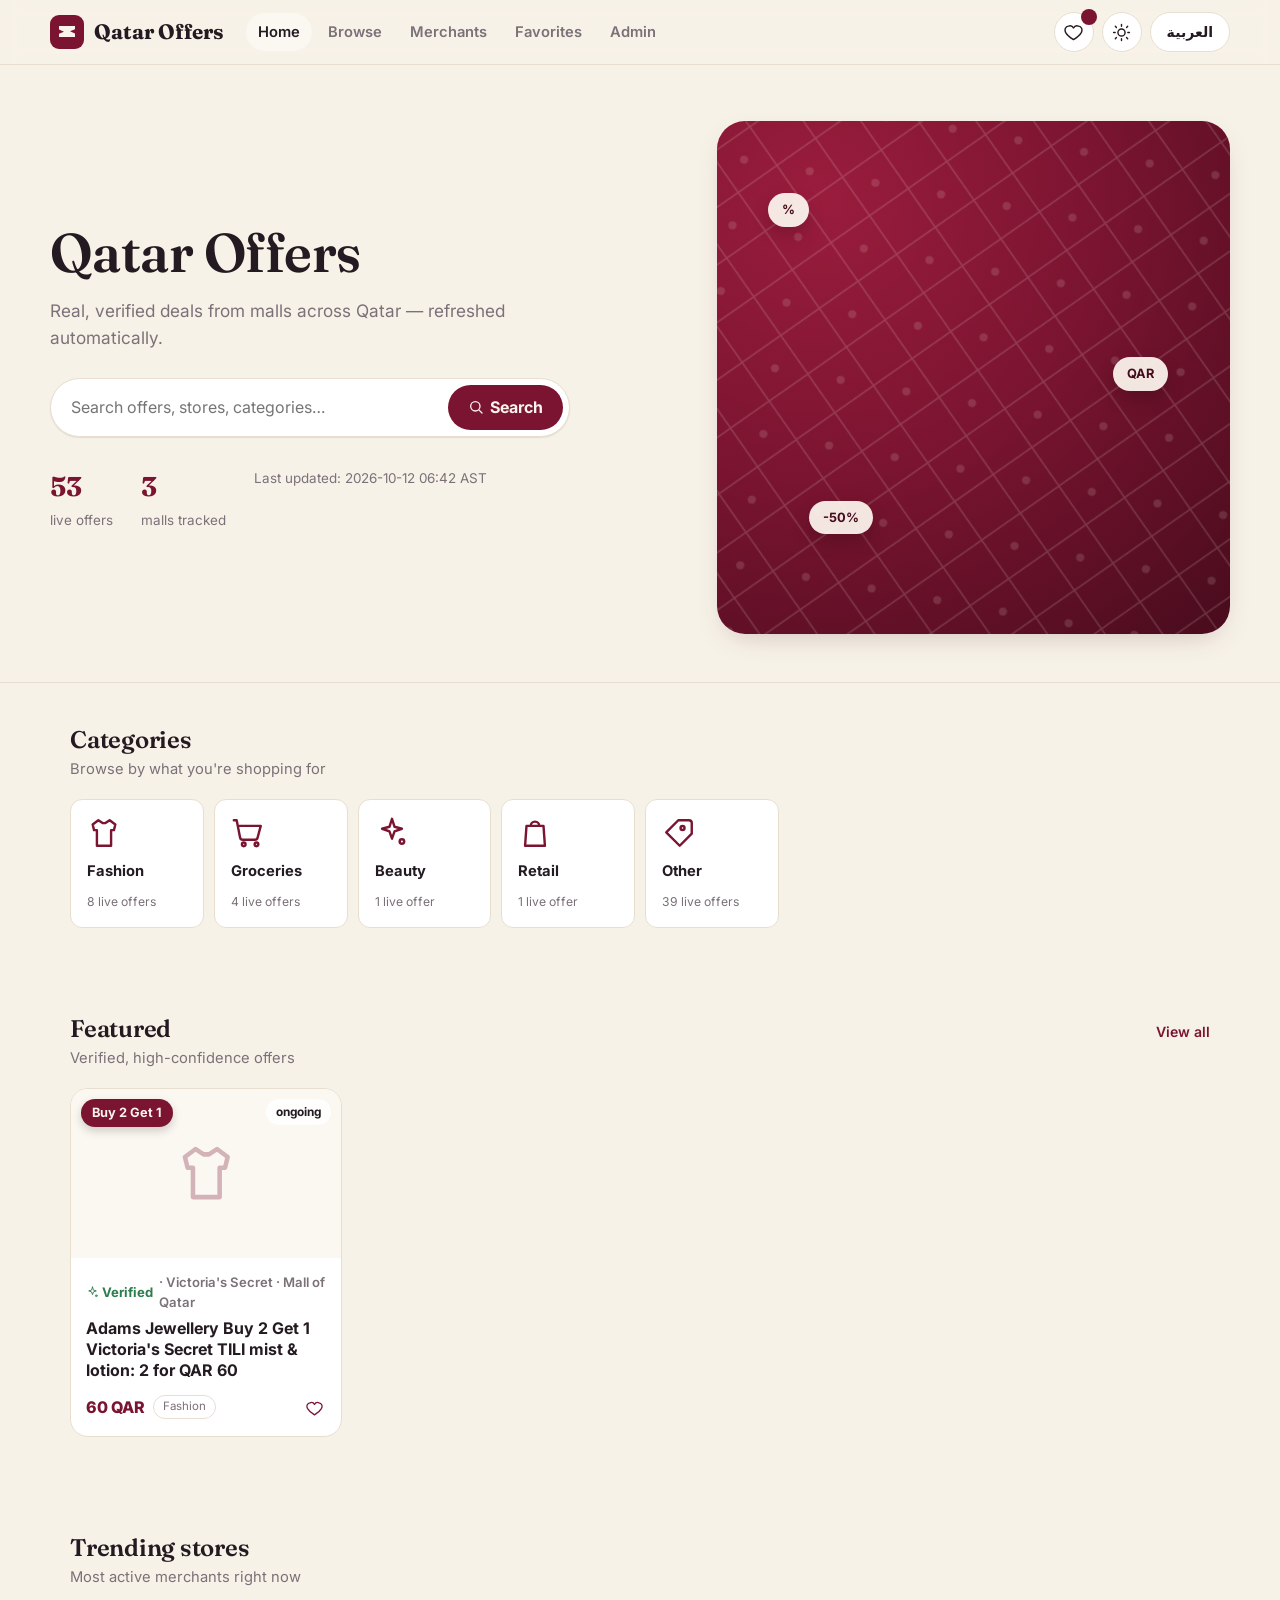
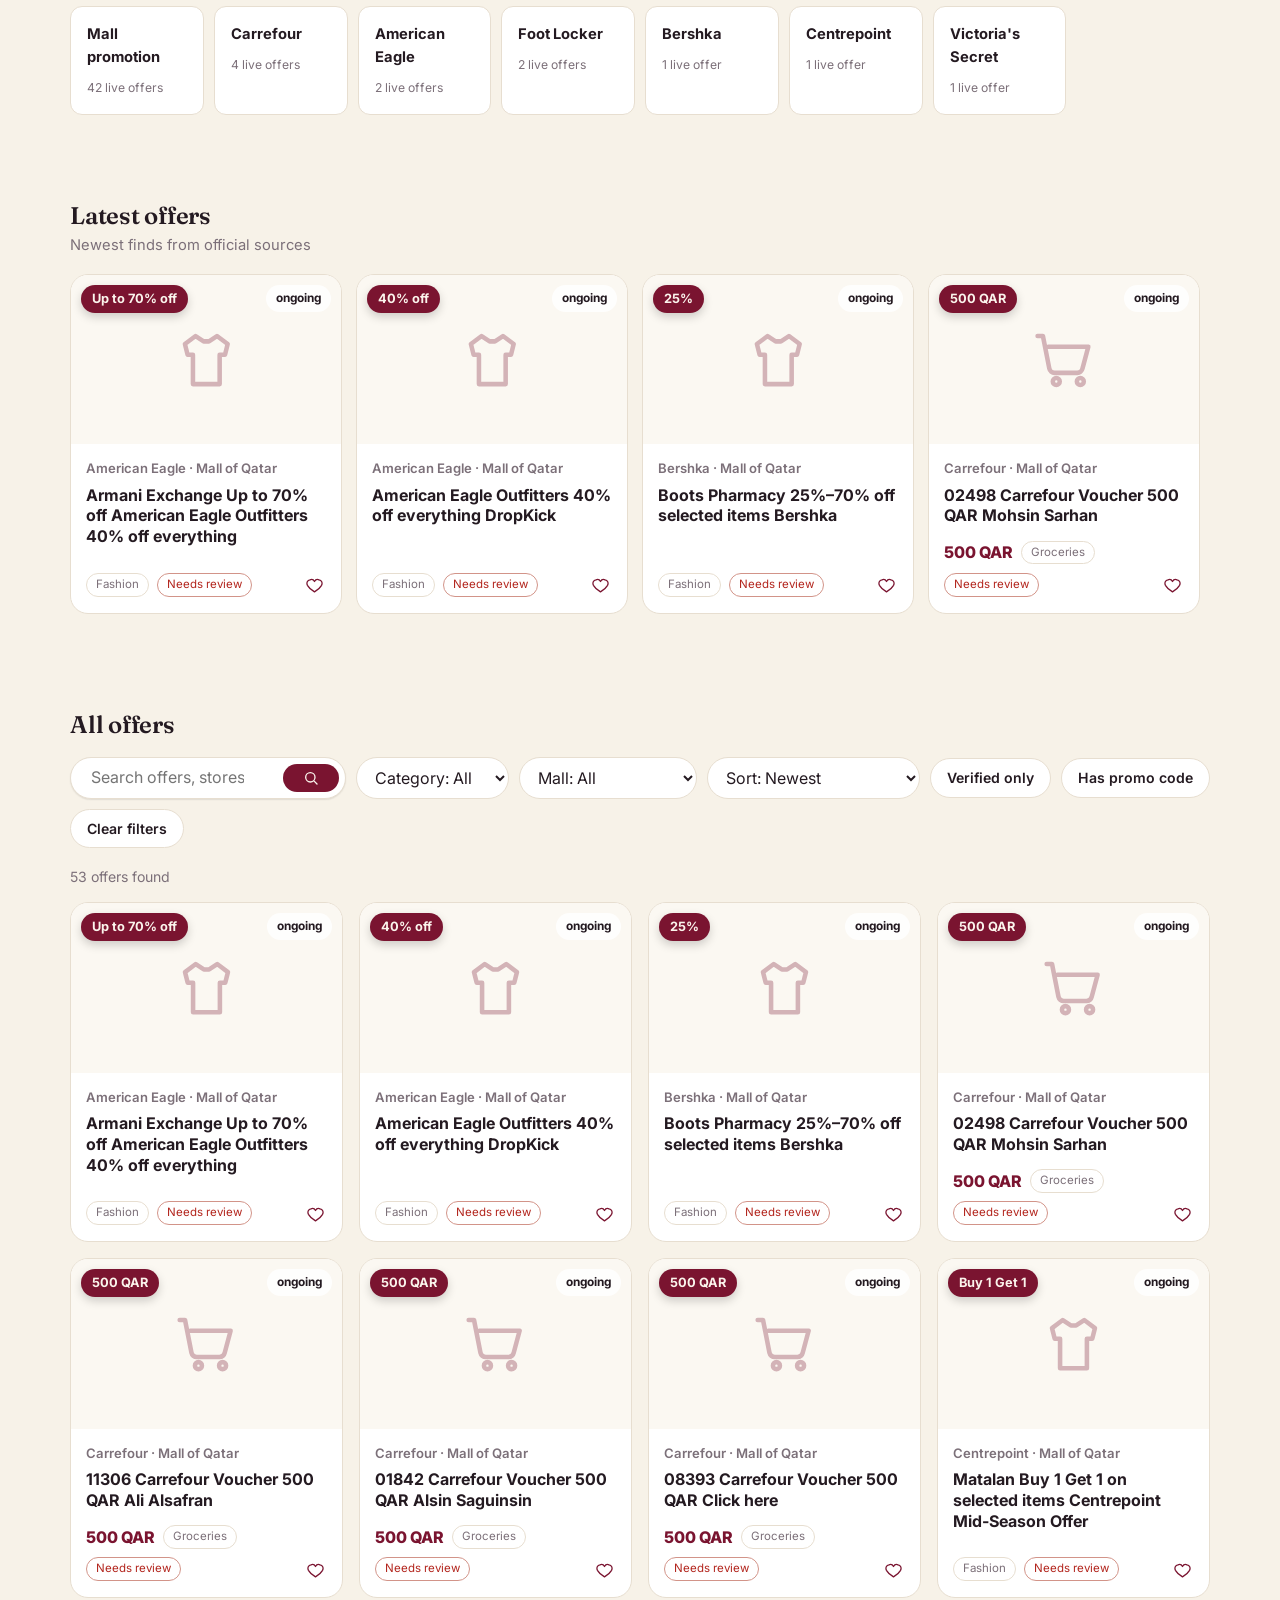
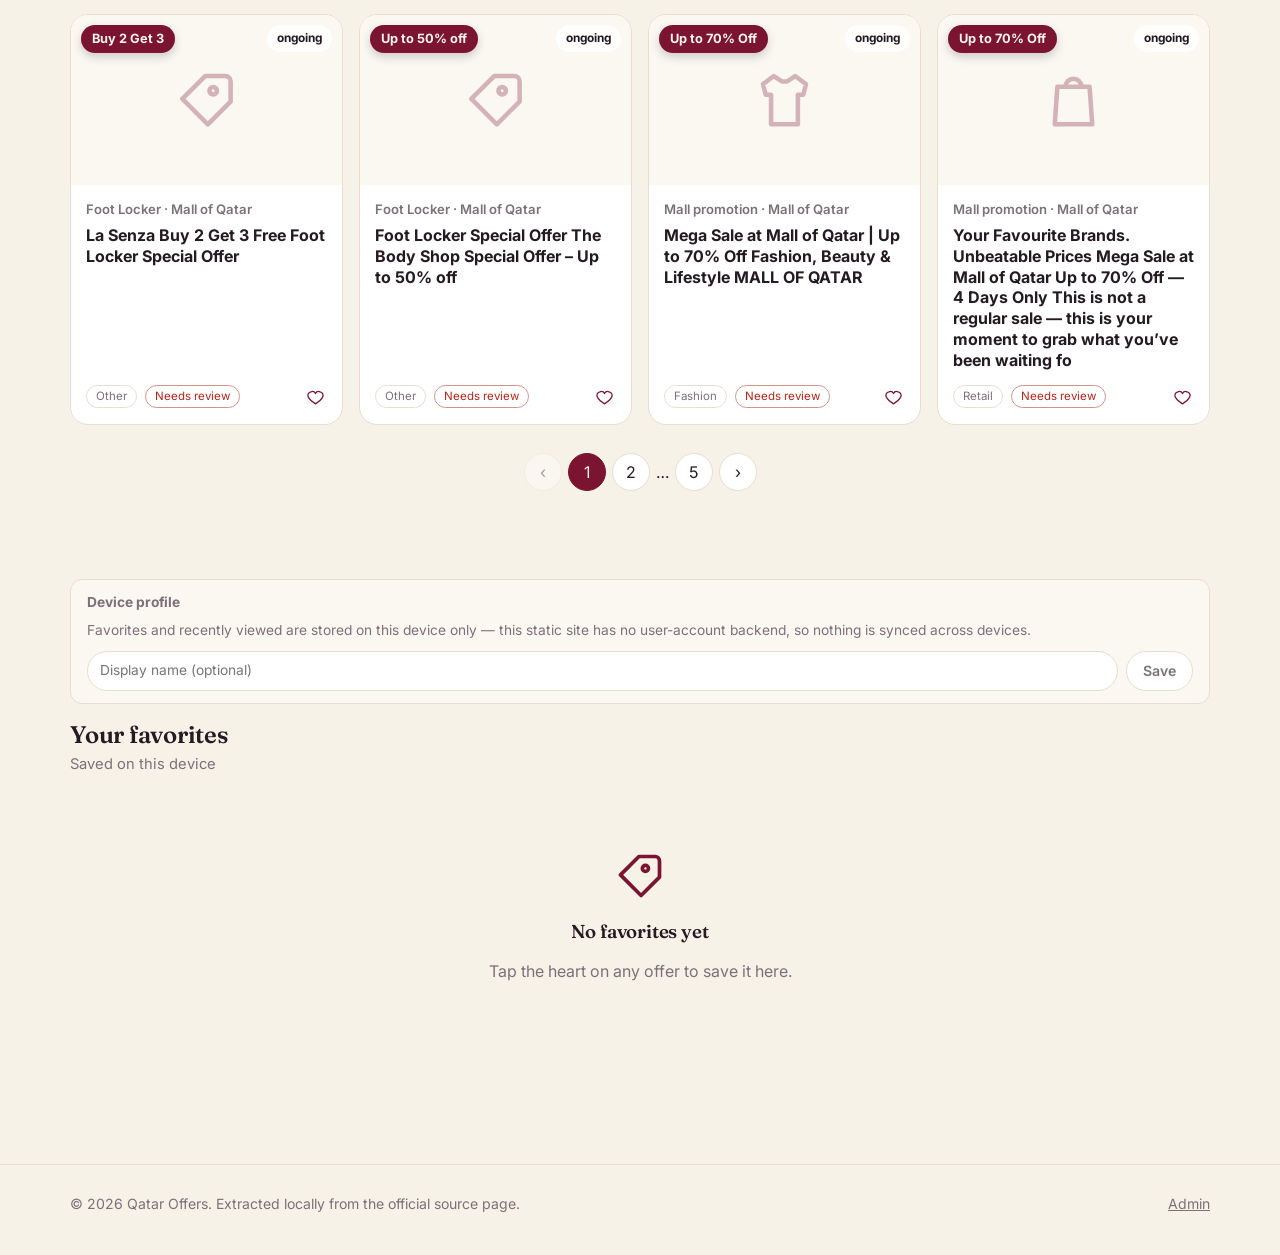
<file: web/index.html>
<!DOCTYPE html>
<html lang="en">
<head>
<meta charset="utf-8">
<meta name="viewport" content="width=device-width, initial-scale=1">
<title>Qatar Offers — Real, verified deals from malls across Qatar</title>
<meta name="description" content="Browse live, verified offers from malls across Qatar. Search, filter by category, and track prices, discounts and expiry dates — refreshed automatically from official sources.">
<meta name="theme-color" content="#7A1430">
<link rel="manifest" href="manifest.webmanifest">
<link rel="icon" href="icon-192.png">
<link rel="apple-touch-icon" href="icon-192.png">
<meta name="apple-mobile-web-app-capable" content="yes">
<link rel="canonical" href="index.html">
<meta property="og:type" content="website">
<meta property="og:site_name" content="Qatar Offers">
<link rel="stylesheet" href="assets/app.css">
</head>
<body>
<div id="header-slot"></div>
<main id="main">

  <section class="hero">
    <div class="wrap hero-inner">
      <div>
        <h1 id="heroTitle"></h1>
        <p class="lede" id="heroLede"></p>
        <form class="search-shell" id="heroSearch" role="search">
          <label class="visually-hidden" for="heroSearchInput" id="searchLabel"></label>
          <input id="heroSearchInput" type="search" name="q" autocomplete="off">
          <button type="submit">
            <svg viewBox="0 0 24 24" fill="none" stroke="currentColor" stroke-width="2" stroke-linecap="round"><circle cx="11" cy="11" r="7"/><path d="m21 21-4.3-4.3"/></svg>
            <span id="searchBtnLabel"></span>
          </button>
        </form>
        <div class="hero-stats" id="heroStats" aria-live="polite"></div>
      </div>
      <div class="hero-art" aria-hidden="true">
        <svg viewBox="0 0 400 400" preserveAspectRatio="xMidYMid slice">
          <defs>
            <pattern id="geo" width="52" height="52" patternUnits="userSpaceOnUse" patternTransform="rotate(10)">
              <path d="M26 0 52 26 26 52 0 26Z" fill="none" stroke="rgba(251,244,236,.16)" stroke-width="1.3"/>
              <circle cx="26" cy="26" r="3.2" fill="rgba(251,244,236,.14)"/>
            </pattern>
          </defs>
          <rect width="400" height="400" fill="url(#geo)"/>
        </svg>
        <span class="chip-float" style="top:14%; inset-inline-start:10%">%</span>
        <span class="chip-float" style="top:46%; inset-inline-end:12%">QAR</span>
        <span class="chip-float" style="top:74%; inset-inline-start:18%">-50%</span>
      </div>
    </div>
  </section>

  <section class="section" id="categories">
    <div class="wrap">
      <div class="section-head">
        <div><h2 id="catHeading"></h2><p id="catSub"></p></div>
      </div>
      <div class="cat-grid" id="catGrid"></div>
    </div>
  </section>

  <section class="section" id="featured-section" hidden>
    <div class="wrap">
      <div class="section-head">
        <div><h2 id="featHeading"></h2><p id="featSub"></p></div>
        <a class="more" href="#browse" id="featMore"></a>
      </div>
      <div class="rail" id="featRail"></div>
    </div>
  </section>

  <section class="section" id="trending-section" hidden>
    <div class="wrap">
      <div class="section-head">
        <div><h2 id="trendHeading"></h2><p id="trendSub"></p></div>
      </div>
      <div class="cat-grid" id="trendGrid"></div>
    </div>
  </section>

  <section class="section" id="latest-section" hidden>
    <div class="wrap">
      <div class="section-head">
        <div><h2 id="latestHeading"></h2><p id="latestSub"></p></div>
      </div>
      <div class="rail" id="latestRail"></div>
    </div>
  </section>

  <section class="section" id="browse">
    <div class="wrap">
      <div class="section-head"><div><h2 id="browseHeading"></h2></div></div>
      <div class="toolbar">
        <form class="search-shell" id="browseSearchForm" role="search">
          <label class="visually-hidden" for="browseSearchInput"></label>
          <input id="browseSearchInput" type="search">
          <button type="submit" aria-label="Search"><svg viewBox="0 0 24 24" fill="none" stroke="currentColor" stroke-width="2" stroke-linecap="round"><circle cx="11" cy="11" r="7"/><path d="m21 21-4.3-4.3"/></svg></button>
        </form>
        <select id="catSelect"></select>
        <select id="mallSelect"></select>
        <select id="sortSelect"></select>
        <button type="button" class="pill-btn" id="verifiedToggle"></button>
        <button type="button" class="pill-btn" id="promoToggle"></button>
        <button type="button" class="pill-btn" id="clearFilters"></button>
      </div>
      <p class="result-count" id="resultCount" aria-live="polite"></p>
      <div id="browseState"></div>
      <div class="grid" id="browseGrid"></div>
      <nav class="pagination" id="browsePagination" aria-label="Pagination"></nav>
    </div>
  </section>

  <section class="section" id="favorites">
    <div class="wrap">
      <div class="note-banner" id="accountBox">
        <strong id="accountTitle"></strong>
        <p id="accountBody" style="margin:6px 0 10px"></p>
        <form id="accountForm" style="display:flex; gap:8px; flex-wrap:wrap">
          <input id="accountName" type="text" style="flex:1; min-width:160px; padding:8px 12px; border:1px solid var(--line); border-radius:99px; background:var(--card)">
          <button type="submit" class="pill-btn" id="accountSave"></button>
        </form>
      </div>
      <div class="section-head"><div><h2 id="favHeading"></h2><p id="favSub"></p></div></div>
      <div id="favContent"></div>
    </div>
  </section>

  <section class="section" id="recent-section" hidden>
    <div class="wrap">
      <div class="section-head"><div><h2 id="recentHeading"></h2></div></div>
      <div class="rail" id="recentRail"></div>
    </div>
  </section>

</main>
<div id="footer-slot"></div>
<script src="assets/app.js"></script>
<script>
(function(){
  const tr = QO.t();
  QO.wireChrome("home");
  QO.setSEO({ title: tr.app + " — " + tr.tagline, description: tr.tagline });

  document.getElementById("heroTitle").textContent = tr.app;
  document.getElementById("heroLede").textContent = tr.tagline;
  document.getElementById("searchLabel").textContent = tr.search_label;
  document.getElementById("heroSearchInput").placeholder = tr.search_ph;
  document.getElementById("searchBtnLabel").textContent = tr.search_btn;
  document.getElementById("catHeading").textContent = tr.categories;
  document.getElementById("catSub").textContent = tr.categories_sub;
  document.getElementById("featHeading").textContent = tr.featured;
  document.getElementById("featSub").textContent = tr.featured_sub;
  document.getElementById("featMore").textContent = tr.view_all;
  document.getElementById("trendHeading").textContent = tr.trending;
  document.getElementById("trendSub").textContent = tr.trending_sub;
  document.getElementById("latestHeading").textContent = tr.latest;
  document.getElementById("latestSub").textContent = tr.latest_sub;
  document.getElementById("browseHeading").textContent = tr.browse_all;
  document.getElementById("browseSearchInput").placeholder = tr.search_ph;
  document.getElementById("favHeading").textContent = tr.favorites_title;
  document.getElementById("favSub").textContent = tr.favorites_sub;
  document.getElementById("recentHeading").textContent = tr.recently_viewed;
  document.getElementById("accountTitle").textContent = tr.account_title;
  document.getElementById("accountBody").textContent = tr.account_body;
  document.getElementById("accountName").placeholder = tr.account_name_ph;
  document.getElementById("accountSave").textContent = tr.account_save;
  document.getElementById("accountName").value = QO.Profile.get().name || "";
  document.getElementById("accountForm").addEventListener("submit", (e) => {
    e.preventDefault();
    QO.Profile.set({ name: document.getElementById("accountName").value.trim() });
    QO.toast(tr.account_save + " ✓");
  });
  document.getElementById("verifiedToggle").textContent = tr.verified_only;
  document.getElementById("promoToggle").textContent = tr.has_promo;
  document.getElementById("clearFilters").textContent = tr.clear_filters;

  const catSelect = document.getElementById("catSelect");
  catSelect.innerHTML = `<option value="">${tr.filter_cat}: ${tr.filter_all}</option>` +
    QO.CAT_ORDER.map(c => `<option value="${c}">${QO.esc(QO.categoryLabel(c))}</option>`).join("");
  const sortSelect = document.getElementById("sortSelect");
  sortSelect.innerHTML = [
    ["new", tr.sort_new], ["expiry", tr.sort_expiry], ["az", tr.sort_az], ["disc", tr.sort_disc]
  ].map(([v,l]) => `<option value="${v}">${tr.sort}: ${QO.esc(l)}</option>`).join("");

  document.getElementById("catGrid").innerHTML = QO.skeletonCards(8);
  document.getElementById("browseState").innerHTML = `<div class="grid">${QO.skeletonCards(6)}</div>`;

  let DATA = null;
  let filters = { q:"", cat:"", mall:"", verifiedOnly:false, hasPromo:false, sort:"new" };
  let page = 1;
  const PER_PAGE = 12;

  function syncFromHash(){
    if (location.hash.startsWith("#q=")) {
      filters.q = decodeURIComponent(location.hash.slice(3));
      document.getElementById("browseSearchInput").value = filters.q;
      document.getElementById("heroSearchInput").value = filters.q;
    }
  }

  function renderCategories(offers){
    const counts = {};
    offers.forEach(o => counts[o.category] = (counts[o.category]||0)+1);
    const cats = QO.CAT_ORDER.filter(c => counts[c]);
    document.getElementById("catGrid").innerHTML = cats.map(c => `
      <a class="cat-tile" href="#browse" data-cat="${c}">
        ${QO.categoryIcon(c, "ic")}
        <b>${QO.esc(QO.categoryLabel(c))}</b>
        <span>${QO.t().live_offers_n(counts[c])}</span>
      </a>`).join("") || QO.emptyState(QO.t().empty_title, QO.t().empty_body);
    document.getElementById("catGrid").querySelectorAll("[data-cat]").forEach(a => a.addEventListener("click", (e) => {
      e.preventDefault(); filters.cat = a.dataset.cat; catSelect.value = filters.cat; page = 1; renderBrowse(); scrollToBrowse();
    }));
  }

  function renderFeatured(offers){
    const featured = offers.filter(o => !o.needs_review && (o.category_confidence==null||o.category_confidence>=0.6)).slice(0, 10);
    const sec = document.getElementById("featured-section");
    if (!featured.length) { sec.hidden = true; return; }
    sec.hidden = false;
    document.getElementById("featRail").innerHTML = featured.map(QO.offerCard).join("");
  }

  function renderTrending(offers){
    const byStore = {};
    offers.forEach(o => { byStore[o.store_name] = (byStore[o.store_name]||0)+1; });
    const top = Object.entries(byStore).sort((a,b)=>b[1]-a[1]).slice(0,8);
    const sec = document.getElementById("trending-section");
    if (!top.length) { sec.hidden = true; return; }
    sec.hidden = false;
    document.getElementById("trendGrid").innerHTML = top.map(([name,n]) => `
      <a class="cat-tile" href="merchant.html?name=${QO.slug(name)}">
        <b>${QO.esc(name)}</b>
        <span>${QO.t().merchant_offers(n)}</span>
      </a>`).join("");
  }

  function renderLatest(offers){
    const latest = offers.slice().sort((a,b)=>(b.first_seen||"").localeCompare(a.first_seen||"")).slice(0,10);
    const sec = document.getElementById("latest-section");
    if (!latest.length) { sec.hidden = true; return; }
    sec.hidden = false;
    document.getElementById("latestRail").innerHTML = latest.map(QO.offerCard).join("");
  }

  function scrollToBrowse(){ document.getElementById("browse").scrollIntoView({behavior:"smooth", block:"start"}); }

  function renderBrowse(){
    if (!DATA) return;
    const filtered = QO.filterOffers(DATA.offers, filters);
    document.getElementById("resultCount").textContent = QO.t().results(filtered.length);
    const state = QO.paginate(filtered, page, PER_PAGE);
    page = state.page;
    const grid = document.getElementById("browseGrid");
    document.getElementById("browseState").innerHTML = "";
    if (!filtered.length) {
      grid.innerHTML = "";
      document.getElementById("browseState").innerHTML = QO.emptyState(QO.t().empty_title, QO.t().empty_body);
    } else {
      grid.innerHTML = state.slice.map(QO.offerCard).join("");
    }
    QO.renderPagination(document.getElementById("browsePagination"), state, (p) => { page = p; renderBrowse(); scrollToBrowse(); });
  }

  function renderFavorites(){
    const favIds = new Set(QO.Favorites.all());
    const body = document.getElementById("favContent");
    if (!DATA) { body.innerHTML = QO.skeletonCards(3); return; }
    const favs = DATA.offers.filter(o => favIds.has(o.id));
    body.innerHTML = favs.length ? `<div class="grid">${favs.map(QO.offerCard).join("")}</div>`
      : QO.emptyState(QO.t().favorites_empty_title, QO.t().favorites_empty_body);
  }

  function renderRecent(){
    if (!DATA) return;
    const ids = QO.Recents.all();
    const byId = {}; DATA.offers.forEach(o => byId[o.id] = o);
    const items = ids.map(id => byId[id]).filter(Boolean).slice(0, 10);
    const sec = document.getElementById("recent-section");
    if (!items.length) { sec.hidden = true; return; }
    sec.hidden = false;
    document.getElementById("recentRail").innerHTML = items.map(QO.offerCard).join("");
  }

  function updateHeroStats(meta, mallsCount){
    const el = document.getElementById("heroStats");
    const tr2 = QO.t();
    el.innerHTML = `
      <div><b>${meta.offers.length}</b><span>${tr2.live_offers}</span></div>
      <div><b>${mallsCount}</b><span>${tr2.malls_tracked}</span></div>
      <div><b>${meta.meta.updated ? "" : "—"}</b><span>${tr2.updated}${meta.meta.updated ? ": " + QO.esc(meta.meta.updated) : ""}</span></div>`;
  }

  async function init(){
    try {
      DATA = await QO.loadData();
    } catch (e) {
      document.getElementById("browseState").innerHTML = QO.errorState('onclick="location.reload()"');
      document.getElementById("catGrid").innerHTML = "";
      return;
    }
    const mallNames = [...new Set(DATA.offers.map(o => o.mall_name).filter(Boolean))].sort();
    document.getElementById("mallSelect").innerHTML = `<option value="">${QO.t().filter_mall}: ${QO.t().filter_all}</option>` +
      mallNames.map(m => `<option value="${QO.esc(m)}">${QO.esc(m)}</option>`).join("");

    updateHeroStats(DATA, DATA.malls.length || mallNames.length);
    renderCategories(DATA.offers);
    renderFeatured(DATA.offers);
    renderTrending(DATA.offers);
    renderLatest(DATA.offers);
    syncFromHash();
    renderBrowse();
    renderFavorites();
    renderRecent();
    document.querySelectorAll(".grid, .rail").forEach(QO.wireFavButtons);
    document.body.addEventListener("click", (e) => {
      if (e.target.closest("[data-fav]")) { renderFavorites(); }
    });
  }

  document.getElementById("heroSearch").addEventListener("submit", (e) => {
    e.preventDefault();
    filters.q = document.getElementById("heroSearchInput").value;
    document.getElementById("browseSearchInput").value = filters.q;
    page = 1; renderBrowse(); scrollToBrowse();
  });
  document.getElementById("browseSearchForm").addEventListener("submit", (e) => {
    e.preventDefault(); filters.q = document.getElementById("browseSearchInput").value; page = 1; renderBrowse();
  });
  document.getElementById("browseSearchInput").addEventListener("input", QO.debounce((e) => {
    filters.q = e.target.value; page = 1; renderBrowse();
  }, 280));
  catSelect.addEventListener("change", () => { filters.cat = catSelect.value; page = 1; renderBrowse(); });
  document.getElementById("mallSelect").addEventListener("change", (e) => { filters.mall = e.target.value; page = 1; renderBrowse(); });
  sortSelect.addEventListener("change", () => { filters.sort = sortSelect.value; page = 1; renderBrowse(); });
  document.getElementById("verifiedToggle").addEventListener("click", (e) => {
    filters.verifiedOnly = !filters.verifiedOnly; e.target.classList.toggle("on", filters.verifiedOnly); page = 1; renderBrowse();
  });
  document.getElementById("promoToggle").addEventListener("click", (e) => {
    filters.hasPromo = !filters.hasPromo; e.target.classList.toggle("on", filters.hasPromo); page = 1; renderBrowse();
  });
  document.getElementById("clearFilters").addEventListener("click", () => {
    filters = { q:"", cat:"", mall:"", verifiedOnly:false, hasPromo:false, sort:"new" };
    document.getElementById("browseSearchInput").value = "";
    document.getElementById("heroSearchInput").value = "";
    catSelect.value = ""; document.getElementById("mallSelect").value = ""; sortSelect.value = "new";
    document.getElementById("verifiedToggle").classList.remove("on");
    document.getElementById("promoToggle").classList.remove("on");
    page = 1; renderBrowse();
  });

  init();
  if ("serviceWorker" in navigator) navigator.serviceWorker.register("sw.js").catch(()=>{});
})();
</script>
</body>
</html>
</file>
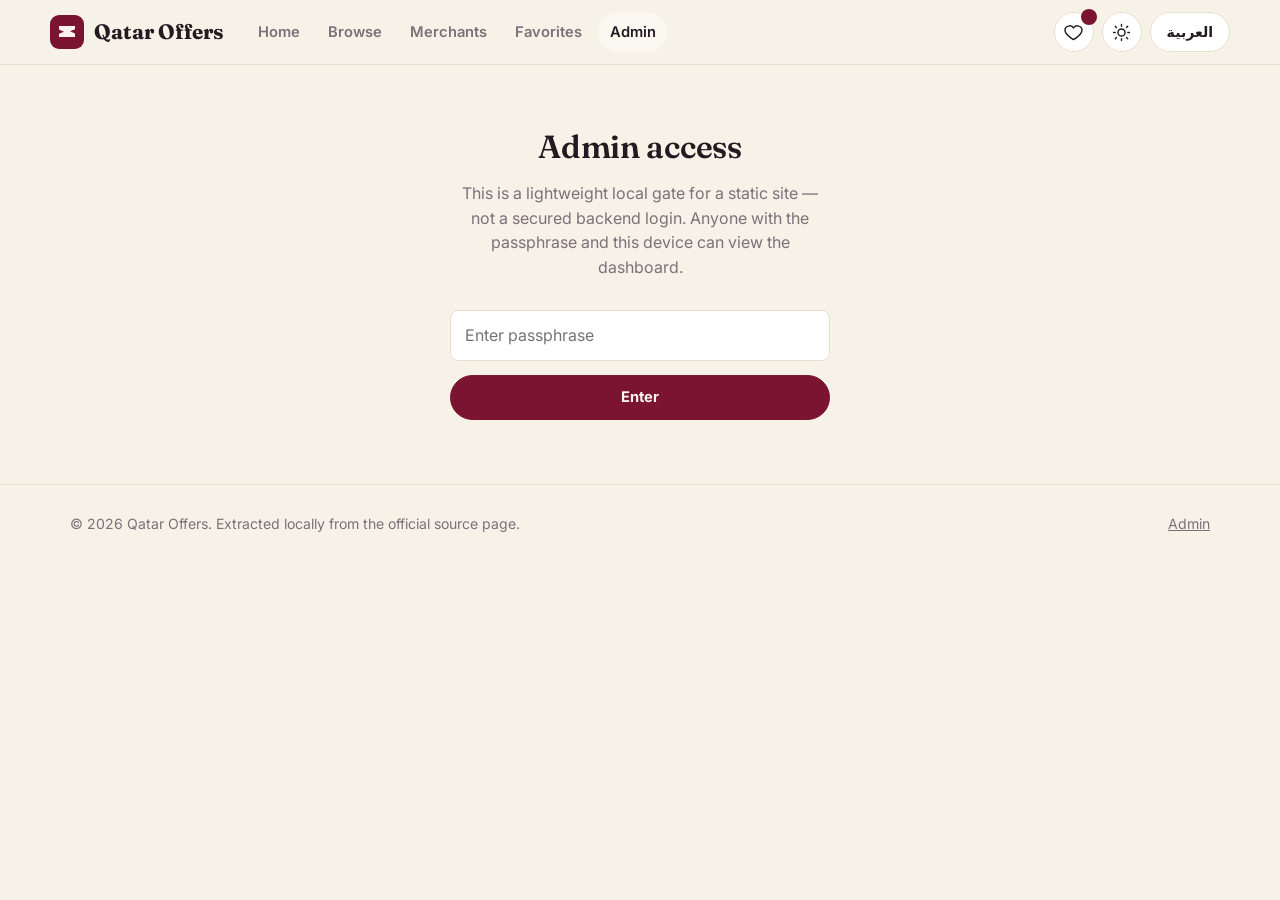
<file: web/admin.html>
<!DOCTYPE html>
<html lang="en">
<head>
<meta charset="utf-8">
<meta name="viewport" content="width=device-width, initial-scale=1">
<title>Admin dashboard — Qatar Offers</title>
<meta name="robots" content="noindex, nofollow">
<meta name="theme-color" content="#7A1430">
<link rel="manifest" href="manifest.webmanifest">
<link rel="icon" href="icon-192.png">
<link rel="stylesheet" href="assets/app.css">
</head>
<body>
<div id="header-slot"></div>
<main id="main">
  <div class="wrap" id="gateWrap"></div>
  <div class="wrap" id="dashWrap" hidden></div>
</main>
<div id="footer-slot"></div>
<script src="assets/app.js"></script>
<script>
(function(){
  const tr = QO.t();
  QO.wireChrome("admin");
  QO.setSEO({ title: tr.admin_title + " | " + tr.app, description: tr.admin_sub });

  const SESSION_KEY = "qo_admin_unlocked";
  // This is a convenience gate for a static, backend-less site — it keeps the
  // dashboard out of casual view, NOT a secure login. The passphrase lives in
  // this public JS file, like everything else shipped to a static site.
  const PASSPHRASE = "qatar-offers-admin";

  function showGate(wrong){
    document.getElementById("dashWrap").hidden = true;
    const gate = document.getElementById("gateWrap");
    gate.hidden = false;
    gate.innerHTML = `<div class="admin-gate">
      <h1>${tr.admin_gate_title}</h1>
      <p style="color:var(--mute)">${tr.admin_gate_body}</p>
      <form id="gateForm">
        <label class="visually-hidden" for="pass">${tr.admin_gate_ph}</label>
        <input id="pass" type="password" placeholder="${tr.admin_gate_ph}" autocomplete="off">
        <button class="btn primary" type="submit" style="width:100%; justify-content:center">${tr.admin_gate_btn}</button>
        ${wrong ? `<p style="color:var(--soon); margin-top:10px">${tr.admin_gate_wrong}</p>` : ""}
      </form>
    </div>`;
    document.getElementById("gateForm").addEventListener("submit", (e) => {
      e.preventDefault();
      if (document.getElementById("pass").value === PASSPHRASE) {
        sessionStorage.setItem(SESSION_KEY, "1");
        boot();
      } else showGate(true);
    });
  }

  function pct(n){ return Math.round(n*100); }

  function computeStats(DATA){
    const offers = DATA.offers;
    const byCat = {}, byMall = {}, byMethod = { rule: 0, ai: 0 };
    let needsReview = 0, confSum = 0, confN = 0, expiring = 0, hasPromo = 0;
    const today = QO.qatarToday();
    offers.forEach(o => {
      byCat[o.category] = (byCat[o.category]||0)+1;
      if (o.mall_name) byMall[o.mall_name] = (byMall[o.mall_name]||0)+1;
      byMethod[o.category_method === "ai" ? "ai" : "rule"]++;
      if (o.needs_review) needsReview++;
      if (o.category_confidence != null) { confSum += o.category_confidence; confN++; }
      if (o.promo_code) hasPromo++;
      const d = QO.daysLeft(o.end_date);
      if (d != null && d <= 3) expiring++;
    });
    return {
      total: offers.length, byCat, byMall, byMethod, needsReview,
      avgConf: confN ? confSum/confN : null, expiring, hasPromo,
      mallsConfigured: DATA.malls.length,
      errors: DATA.meta.errors || [], updated: DATA.meta.updated, status: DATA.meta.status || [],
    };
  }

  function barList(obj, total, labelFn){
    const entries = Object.entries(obj).sort((a,b)=>b[1]-a[1]).slice(0,12);
    if (!entries.length) return `<p style="color:var(--mute)">—</p>`;
    return `<div class="bar-list">` + entries.map(([k,v]) => `
      <div class="bar-row">
        <span>${QO.esc(labelFn ? labelFn(k) : k)}</span>
        <span class="bar-track"><span class="bar-fill" style="width:${total?Math.round(v/total*100):0}%"></span></span>
        <span>${v}</span>
      </div>`).join("") + `</div>`;
  }

  function csvEscape(v){ const s = String(v==null?"":v); return /[",\n]/.test(s) ? '"'+s.replace(/"/g,'""')+'"' : s; }
  function exportFlaggedCSV(offers){
    const flagged = offers.filter(o => o.needs_review);
    const cols = ["id","store_name","mall_name","title","category","subcategory","category_confidence","category_method","end_date","source_url"];
    const rows = [cols.join(",")].concat(flagged.map(o => cols.map(c => csvEscape(o[c])).join(",")));
    const blob = new Blob([rows.join("\n")], { type: "text/csv" });
    const url = URL.createObjectURL(blob);
    const a = document.createElement("a");
    a.href = url; a.download = "flagged-offers.csv"; a.click();
    URL.revokeObjectURL(url);
  }

  function renderDash(DATA){
    const s = computeStats(DATA);
    const wrap = document.getElementById("dashWrap");
    wrap.hidden = false;
    document.getElementById("gateWrap").hidden = true;

    const kpis = [
      [tr.kpi_live, s.total],
      [tr.kpi_review, s.needsReview],
      [tr.kpi_malls, s.mallsConfigured],
      [tr.kpi_errors, s.errors.length],
      [tr.kpi_expiring, s.expiring],
      [tr.kpi_ai, s.byMethod.ai],
      [tr.kpi_conf, s.avgConf!=null ? pct(s.avgConf)+"%" : "—"],
    ];

    const rows = DATA.offers.slice().sort((a,b)=>(a.needs_review===b.needs_review)?0:(a.needs_review?-1:1))
      .map(o => `<tr>
        <td><a href="offer.html?id=${QO.slug(o.id)}">${QO.esc(o.title)}</a></td>
        <td>${QO.esc(o.store_name)}</td>
        <td>${QO.esc(o.mall_name||"—")}</td>
        <td>${QO.esc(QO.categoryLabel(o.category))}</td>
        <td>${o.category_confidence!=null?pct(o.category_confidence)+"%":"—"} <span style="color:var(--mute);font-size:.75rem">(${QO.esc(o.category_method||"rule")})</span></td>
        <td>${QO.esc(o.end_date||tr.no_end)}</td>
        <td><span class="status-dot ${o.needs_review?'review':'ok'}"></span>${o.needs_review?tr.review:tr.verified}</td>
      </tr>`).join("");

    wrap.innerHTML = `
      <div style="display:flex; align-items:baseline; justify-content:space-between; flex-wrap:wrap; gap:10px; padding:26px 0 6px">
        <div><h1>${tr.admin_title}</h1><p style="color:var(--mute)">${tr.admin_sub} · ${tr.updated}: ${QO.esc(s.updated||"—")}</p></div>
        <button type="button" class="pill-btn" id="lockBtn">${tr.admin_logout}</button>
      </div>
      <div class="note-banner">${tr.admin_gate_body}</div>
      <div class="stat-grid">${kpis.map(([l,v]) => `<div class="stat-card"><b>${QO.esc(v)}</b><span>${QO.esc(l)}</span></div>`).join("")}</div>

      <div class="detail-grid" style="align-items:stretch; margin-bottom:28px">
        <div class="detail-panel">
          <h3 style="margin-bottom:14px">${tr.by_category}</h3>
          ${barList(s.byCat, s.total, c => QO.categoryLabel(c))}
        </div>
        <div class="detail-panel">
          <h3 style="margin-bottom:14px">${tr.by_mall}</h3>
          ${barList(s.byMall, s.total)}
        </div>
      </div>

      <div class="detail-panel" style="margin-bottom:28px">
        <h3 style="margin-bottom:14px">${tr.recent_errors}</h3>
        ${s.errors.length ? `<div class="table-wrap"><table class="data-table"><thead><tr><th>Mall</th><th>URL</th><th>Error</th></tr></thead><tbody>
          ${s.errors.map(e => `<tr><td>${QO.esc(e.mall)}</td><td style="max-width:260px;overflow-wrap:anywhere">${QO.esc(e.url)}</td><td>${QO.esc(e.error)}</td></tr>`).join("")}
        </tbody></table></div>` : `<p style="color:var(--mute)">${tr.no_errors}</p>`}
      </div>

      <div style="display:flex; align-items:center; justify-content:space-between; gap:10px; flex-wrap:wrap; margin-bottom:14px">
        <h3>${tr.all_offers_table}</h3>
        <button type="button" class="pill-btn" id="exportCsv">${tr.export_csv}</button>
      </div>
      <div class="table-wrap">
        <table class="data-table">
          <thead><tr><th>${tr.th_offer}</th><th>${tr.th_store}</th><th>${tr.th_mall}</th><th>${tr.th_cat}</th><th>${tr.th_conf}</th><th>${tr.th_ends}</th><th>${tr.th_status}</th></tr></thead>
          <tbody>${rows || `<tr><td colspan="7">${tr.empty_title}</td></tr>`}</tbody>
        </table>
      </div>
      <div style="height:40px"></div>
    `;
    document.getElementById("lockBtn").addEventListener("click", () => { sessionStorage.removeItem(SESSION_KEY); showGate(false); });
    document.getElementById("exportCsv").addEventListener("click", () => exportFlaggedCSV(DATA.offers));
  }

  async function boot(){
    document.getElementById("gateWrap").hidden = true;
    document.getElementById("dashWrap").hidden = false;
    document.getElementById("dashWrap").innerHTML = `<div class="grid" style="margin-top:26px">${QO.skeletonCards(6)}</div>`;
    try {
      const DATA = await QO.loadData();
      renderDash(DATA);
    } catch (e) {
      document.getElementById("dashWrap").innerHTML = QO.errorState('onclick="location.reload()"');
    }
  }

  if (sessionStorage.getItem(SESSION_KEY) === "1") boot();
  else showGate(false);
})();
</script>
</body>
</html>
</file>
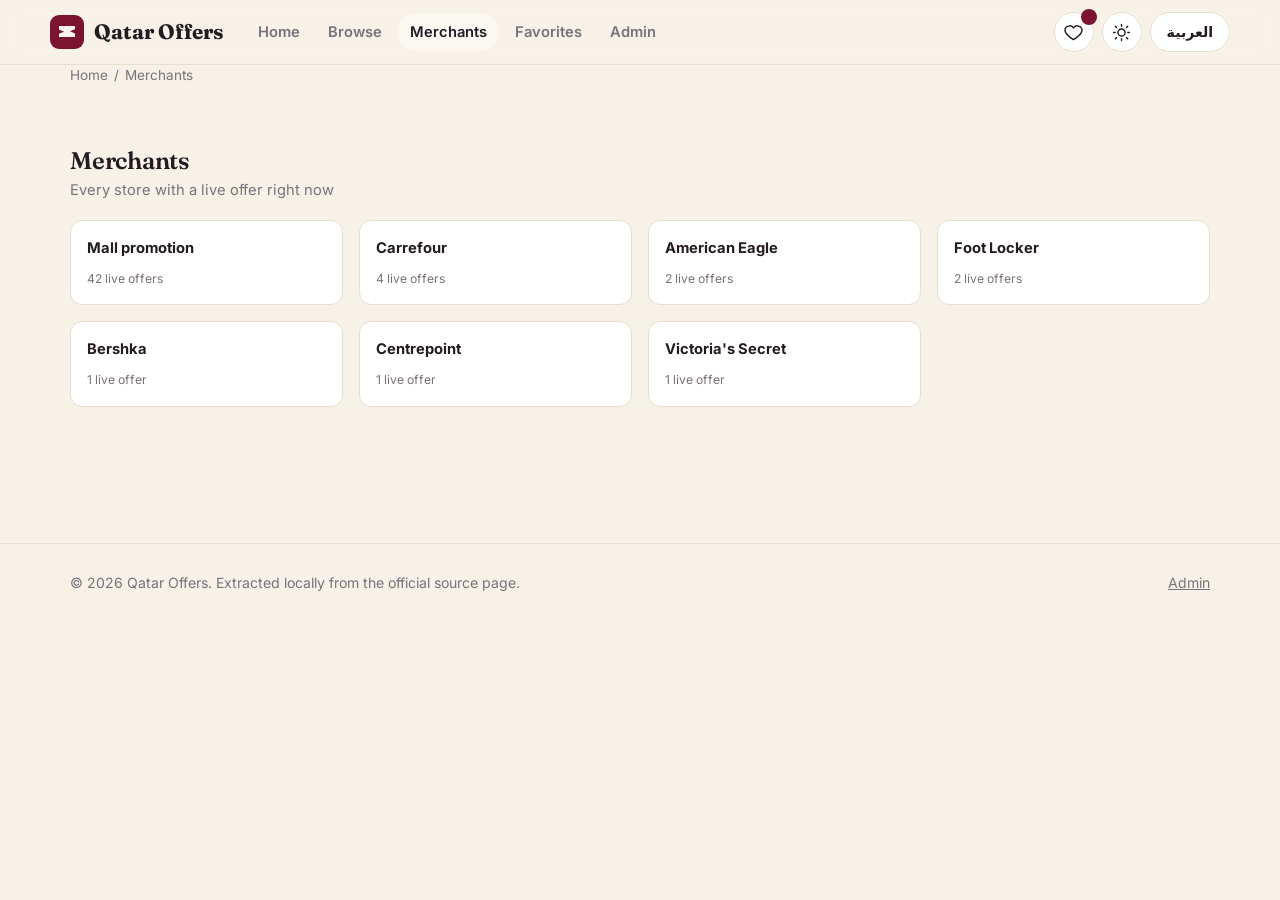
<file: web/merchant.html>
<!DOCTYPE html>
<html lang="en">
<head>
<meta charset="utf-8">
<meta name="viewport" content="width=device-width, initial-scale=1">
<title>Merchants — Qatar Offers</title>
<meta name="description" content="Browse every merchant with a live offer on Qatar Offers.">
<meta name="theme-color" content="#7A1430">
<link rel="manifest" href="manifest.webmanifest">
<link rel="icon" href="icon-192.png">
<link rel="stylesheet" href="assets/app.css">
</head>
<body>
<div id="header-slot"></div>
<main id="main">
  <div class="wrap">
    <nav class="breadcrumb" id="crumb" aria-label="Breadcrumb"></nav>
  </div>
  <div id="merchantHero"></div>
  <section class="section">
    <div class="wrap">
      <div class="section-head" id="listHead"><div><h2 id="listHeading"></h2><p id="listSub"></p></div></div>
      <div id="merchantBody"><div class="grid" id="skelGrid"></div></div>
      <nav class="pagination" id="pagination" aria-label="Pagination"></nav>
    </div>
  </section>
</main>
<div id="footer-slot"></div>
<script src="assets/app.js"></script>
<script>
(function(){
  const tr = QO.t();
  QO.wireChrome("merchants");
  document.getElementById("skelGrid").innerHTML = QO.skeletonCards(6);

  const name = QO.qs("name");
  let page = 1;
  const PER_PAGE = 24;

  function renderMerchantsIndex(offers){
    QO.setSEO({ title: tr.merchants_title + " | " + tr.app, description: tr.merchants_sub });
    document.getElementById("crumb").innerHTML = `<a href="index.html">${tr.breadcrumb_home}</a><span>/</span><span>${tr.merchants_title}</span>`;
    document.getElementById("listHeading").textContent = tr.merchants_title;
    document.getElementById("listSub").textContent = tr.merchants_sub;
    const byStore = {};
    offers.forEach(o => { (byStore[o.store_name] = byStore[o.store_name] || []).push(o); });
    const entries = Object.entries(byStore).sort((a,b) => b[1].length - a[1].length);
    const state = QO.paginate(entries, page, PER_PAGE);
    page = state.page;
    document.getElementById("merchantBody").innerHTML = entries.length ? `<div class="grid">` + state.slice.map(([store, list]) => `
      <a class="cat-tile" href="merchant.html?name=${QO.slug(store)}">
        <b>${QO.esc(store)}</b>
        <span>${tr.merchant_offers(list.length)}</span>
      </a>`).join("") + `</div>` : QO.emptyState(tr.empty_title, tr.empty_body);
    QO.renderPagination(document.getElementById("pagination"), state, (p) => { page = p; renderMerchantsIndex(offers); window.scrollTo({top:0,behavior:"smooth"}); });
  }

  function renderMerchantProfile(storeName, offers){
    const list = offers.filter(o => o.store_name === storeName);
    QO.setSEO({ title: `${storeName} | ${tr.app}`, description: `${tr.merchant_offers(list.length)} — ${storeName}` });
    document.getElementById("crumb").innerHTML = `<a href="index.html">${tr.breadcrumb_home}</a><span>/</span>
      <a href="merchant.html">${tr.merchants_title}</a><span>/</span><span>${QO.esc(storeName)}</span>`;
    const initials = storeName.trim().slice(0,2).toUpperCase();
    const malls = [...new Set(list.map(o=>o.mall_name).filter(Boolean))];
    const cats = [...new Set(list.map(o=>o.category))];
    document.getElementById("merchantHero").innerHTML = `<div class="wrap merchant-hero">
      <div class="merchant-avatar" aria-hidden="true">${QO.esc(initials)}</div>
      <div><h1>${QO.esc(storeName)}</h1><p style="color:var(--mute);margin:4px 0 0">${tr.merchant_offers(list.length)}${malls.length?" · "+malls.map(QO.esc).join(", "):""}</p></div>
    </div>`;
    document.getElementById("listHead").hidden = true;
    if (!list.length) {
      document.getElementById("merchantBody").innerHTML = QO.emptyState(tr.empty_title, tr.empty_body);
      return;
    }
    const state = QO.paginate(list, page, PER_PAGE);
    page = state.page;
    document.getElementById("merchantBody").innerHTML = `<div class="grid">${state.slice.map(QO.offerCard).join("")}</div>`;
    QO.wireFavButtons(document.getElementById("merchantBody"));
    QO.renderPagination(document.getElementById("pagination"), state, (p) => { page = p; renderMerchantProfile(storeName, offers); window.scrollTo({top:0,behavior:"smooth"}); });
  }

  (async function init(){
    let DATA;
    try { DATA = await QO.loadData(); }
    catch (e) { document.getElementById("merchantBody").innerHTML = QO.errorState('onclick="location.reload()"'); return; }
    if (name) renderMerchantProfile(QO.unslug(name), DATA.offers);
    else renderMerchantsIndex(DATA.offers);
  })();
})();
</script>
</body>
</html>
</file>
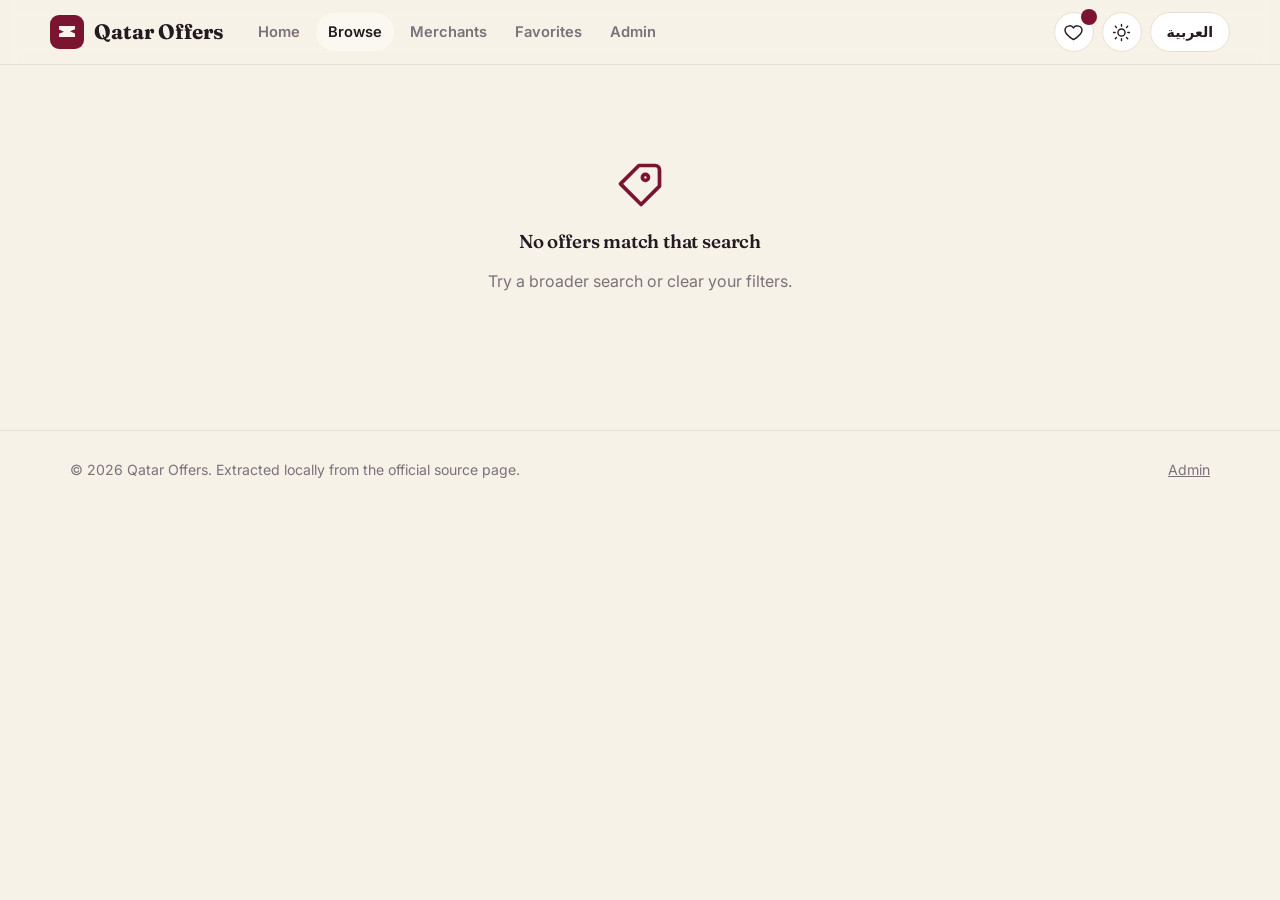
<file: web/offer.html>
<!DOCTYPE html>
<html lang="en">
<head>
<meta charset="utf-8">
<meta name="viewport" content="width=device-width, initial-scale=1">
<title>Offer — Qatar Offers</title>
<meta name="description" content="Offer details on Qatar Offers.">
<meta name="theme-color" content="#7A1430">
<link rel="manifest" href="manifest.webmanifest">
<link rel="icon" href="icon-192.png">
<link rel="stylesheet" href="assets/app.css">
</head>
<body>
<div id="header-slot"></div>
<main id="main">
  <div class="wrap" style="padding-top:20px">
    <nav class="breadcrumb" id="crumb" aria-label="Breadcrumb"></nav>
  </div>
  <div class="wrap" id="content">
    <div class="detail-grid">
      <div class="skeleton" style="aspect-ratio:16/10;border-radius:18px" aria-hidden="true"></div>
      <div class="skeleton" style="height:320px;border-radius:18px" aria-hidden="true"></div>
    </div>
  </div>

  <section class="section" id="related-section" hidden>
    <div class="wrap">
      <div class="section-head"><div><h2 id="relatedHeading"></h2></div></div>
      <div class="rail" id="relatedRail"></div>
    </div>
  </section>
</main>
<div id="footer-slot"></div>
<script src="assets/app.js"></script>
<script>
(function(){
  const tr = QO.t();
  QO.wireChrome("browse");

  const id = QO.qs("id");
  const content = document.getElementById("content");
  const crumb = document.getElementById("crumb");

  function renderCrumb(o){
    crumb.innerHTML = `<a href="index.html">${tr.breadcrumb_home}</a><span>/</span>
      <a href="index.html#browse">${tr.breadcrumb_browse}</a><span>/</span>
      <a href="index.html#browse" data-cat="${QO.esc(o.category)}">${QO.esc(QO.categoryLabel(o.category))}</a><span>/</span>
      <span>${QO.esc(o.store_name)}</span>`;
  }

  function render(o, all){
    document.title = `${o.store_name} — ${QO.offerTitle(o)} | ${tr.app}`;
    QO.setSEO({
      title: `${o.store_name} — ${QO.offerTitle(o)} | ${tr.app}`,
      description: (o.description || QO.offerTitle(o)).slice(0,160),
      canonical: location.href.split("#")[0]
    });
    renderCrumb(o);
    const d = QO.daysLeft(o.end_date);
    const pct = (o.start_date && o.end_date) ? Math.max(0, Math.min(100, 100 - Math.round((d / Math.max(1,((new Date(o.end_date)-new Date(o.start_date))/86400000)))*100))) : null;
    const fav = QO.Favorites.has(o.id);
    const verified = !o.needs_review && (o.category_confidence==null||o.category_confidence>=0.5);

    content.innerHTML = `
      <div class="detail-grid">
        <div>
          <div class="detail-media">${o.image ? `<img src="${QO.esc(o.image)}" alt="${QO.esc(o.store_name+': '+QO.offerTitle(o))}">` : `<div class="placeholder">${QO.categoryIcon(o.category)}</div>`}</div>
          ${o.products && o.products.length ? `<div class="filter-chips" style="margin-top:14px">${o.products.map(p=>`<span class="tag-chip">${QO.esc(p)}</span>`).join("")}</div>` : ""}
          ${o.related_note || ""}
        </div>
        <div class="detail-panel">
          <a class="store-link" href="merchant.html?name=${QO.slug(o.store_name)}">${QO.esc(o.store_name)}${o.mall_name?" · "+QO.esc(o.mall_name):""}</a>
          <h1>${QO.esc(QO.offerTitle(o))}</h1>
          <div class="filter-chips">
            ${verified?`<span class="tag-chip" style="color:var(--good);border-color:var(--good)">${tr.verified}</span>`:""}
            <span class="tag-chip">${QO.esc(QO.categoryLabel(o.category))}${o.subcategory?" · "+QO.esc(o.subcategory):""}</span>
            ${(o.tags||[]).map(tg=>`<span class="tag-chip ${tg==='Banking Offer'?'bank':''}">${QO.esc(tg)}</span>`).join("")}
            ${o.needs_review?`<span class="tag-chip review">${tr.review}</span>`:""}
          </div>
          ${o.discount_text ? `<p class="price-row"><span class="big">${QO.esc(o.discount_text)}</span></p>` : ""}
          ${o.price ? `<p class="price-row">${tr.price}: <span class="big">${QO.esc(QO.fmtPrice(o.price))}</span></p>` : ""}
          ${o.description ? `<p>${QO.esc(o.description)}</p>` : ""}
          ${o.promo_code ? `<div class="promo-box"><div>${tr.promo_code}: <code>${QO.esc(o.promo_code)}</code></div><button type="button" id="copyPromo">${tr.copy}</button></div>` : ""}
          ${o.end_date ? `<div>
            <div class="expiry-bar"><i style="width:${pct==null?50:pct}%"></i></div>
            <p class="offer-meta-row" style="padding:0">${o.start_date?`<span>${tr.starts}: ${QO.esc(o.start_date)}</span>`:""}<span>${tr.ends}: ${QO.esc(o.end_date)} ${d!=null?`(${d<=0?tr.today:d+" "+tr.days_left})`:""}</span></p>
          </div>` : `<p class="offer-meta-row" style="padding:0">${tr.ends}: ${tr.no_end}</p>`}
          <div class="action-row">
            <button type="button" class="btn primary" id="favBtn" data-fav="${QO.esc(o.id)}" aria-pressed="${fav}">
              <svg viewBox="0 0 24 24" stroke="currentColor" stroke-width="1.8" fill="${fav?'currentColor':'none'}" stroke-linecap="round" stroke-linejoin="round"><path d="M12 21s-7.5-4.6-10-9.2C.3 8 2 4.5 5.6 4a5 5 0 0 1 6.4 2.3A5 5 0 0 1 18.4 4C22 4.5 23.7 8 22 11.8 19.5 16.4 12 21 12 21Z"/></svg>
              <span id="favLabel">${fav?tr.saved:tr.save}</span>
            </button>
            <button type="button" class="btn" id="shareBtn"><svg viewBox="0 0 24 24" stroke="currentColor" stroke-width="1.8" fill="none" stroke-linecap="round" stroke-linejoin="round"><circle cx="18" cy="5" r="2.6"/><circle cx="6" cy="12" r="2.6"/><circle cx="18" cy="19" r="2.6"/><path d="m8.2 10.6 7.6-4.2M8.2 13.4l7.6 4.2"/></svg>${tr.share}</button>
            ${o.source_url ? `<a class="btn" href="${QO.esc(o.source_url)}" target="_blank" rel="noopener noreferrer">${tr.source}</a>` : ""}
          </div>
          ${o.has_terms ? `<div class="terms-box"><strong>${tr.terms}:</strong> ${tr.terms_note}</div>` : ""}
          ${o.category_confidence!=null ? `<div class="confidence-note">${QO.iconSvg("sparkle","")}<span>${tr.confidence_note(Math.round(o.category_confidence*100))}</span></div>` : ""}
        </div>
      </div>`;

    document.getElementById("favBtn").addEventListener("click", () => {
      const nowOn = QO.Favorites.toggle(o.id);
      document.getElementById("favBtn").setAttribute("aria-pressed", String(nowOn));
      document.getElementById("favBtn").querySelector("svg").setAttribute("fill", nowOn ? "currentColor" : "none");
      document.getElementById("favLabel").textContent = nowOn ? tr.saved : tr.save;
      QO.updateFavCount();
    });
    document.getElementById("shareBtn").addEventListener("click", () => QO.shareOffer(o));
    const copyBtn = document.getElementById("copyPromo");
    if (copyBtn) copyBtn.addEventListener("click", async () => {
      try { await navigator.clipboard.writeText(o.promo_code); QO.toast(tr.copied); }
      catch(e){ QO.toast(o.promo_code); }
    });

    injectSchema(o);
    renderRelated(o, all);
  }

  function injectSchema(o){
    const data = {
      "@context": "https://schema.org",
      "@type": "Offer",
      "name": QO.offerTitle(o),
      "description": o.description || undefined,
      "category": o.category,
      "url": location.href.split("#")[0],
      "seller": { "@type": "Organization", "name": o.store_name },
      "priceCurrency": o.price ? "QAR" : undefined,
      "price": o.price || undefined,
      "validThrough": o.end_date || undefined,
    };
    Object.keys(data).forEach(k => data[k] === undefined && delete data[k]);
    QO.injectJsonLd(data);
  }

  function renderRelated(o, all){
    const related = all.filter(x => x.id !== o.id && (x.store_name === o.store_name || x.category === o.category)).slice(0, 8);
    const sec = document.getElementById("related-section");
    if (!related.length) { sec.hidden = true; return; }
    sec.hidden = false;
    document.getElementById("relatedHeading").textContent = tr.related;
    document.getElementById("relatedRail").innerHTML = related.map(QO.offerCard).join("");
    QO.wireFavButtons(document.getElementById("relatedRail"));
  }

  (async function init(){
    if (!id) { content.innerHTML = QO.emptyState(tr.empty_title, tr.empty_body); return; }
    let DATA;
    try { DATA = await QO.loadData(); }
    catch (e) { content.innerHTML = QO.errorState('onclick="location.reload()"'); return; }
    const offer = DATA.offers.find(o => o.id === id);
    if (!offer) { content.innerHTML = QO.emptyState(tr.empty_title, tr.empty_body); return; }
    QO.Recents.add(offer.id);
    render(offer, DATA.offers);
  })();
})();
</script>
</body>
</html>
</file>
<file: web/assets/app.css>
/* ===========================================================================
   Qatar Offers — design system
   Palette draws on the Qatari flag maroon and pearl-diving heritage (gold on
   pearl white) rather than a generic SaaS kit. Fraunces carries headlines so
   the brand reads editorial/premium; Inter carries UI and body copy. Arabic
   mode swaps to IBM Plex Sans Arabic, which is distinct in both script and
   presence rather than a thin fallback.
   =========================================================================== */

@import url("https://fonts.googleapis.com/css2?family=Fraunces:ital,opsz,wght@0,9..144,400;0,9..144,500;0,9..144,600;0,9..144,700;1,9..144,500&family=Inter:wght@400;500;600;700;800&display=swap");
@import url("https://fonts.googleapis.com/css2?family=IBM+Plex+Sans+Arabic:wght@400;500;600;700&display=swap");

:root{
  --maroon:#7A1430; --maroon-deep:#450B1C; --maroon-bright:#9A1C3D;
  --gold:#C08A28; --gold-soft:#F1E3BE;
  --paper:#F7F2E8; --card:#FFFFFF; --card-2:#FBF8F2;
  --ink:#241A21; --mute:#7C7079; --line:#E7DED0;
  --soon:#B3261E; --good:#2E7D4F; --info:#355C8C;
  --on-maroon:#FBF4EC;
  --radius-lg:18px; --radius-md:12px; --radius-sm:8px;
  --shadow-1: 0 1px 2px rgba(36,26,33,.06), 0 1px 1px rgba(36,26,33,.04);
  --shadow-2: 0 10px 30px -12px rgba(69,11,28,.25);
  --font-display:"Fraunces", Georgia, "Noto Serif", serif;
  --font-body:"Inter", system-ui, -apple-system, "Segoe UI", sans-serif;
  --container: 1180px;
  --dur-1: 160ms; --dur-2: 320ms; --ease: cubic-bezier(.3,.7,.4,1);
  color-scheme: light;
}
:root[data-theme="dark"]{
  color-scheme: dark;
  --paper:#1B1417; --card:#241B20; --card-2:#2B2024;
  --ink:#F3EBEC; --mute:#B4A3A9; --line:#3A2C30;
  --maroon:#D06E89; --maroon-deep:#F6CBD6; --maroon-bright:#E38AA4;
  --gold:#E3B356; --gold-soft:#3A2E17;
  --on-maroon:#2A0D16;
  --soon:#FF8A80; --good:#7FD7A3; --info:#8FB7E6;
  --shadow-2: 0 10px 30px -10px rgba(0,0,0,.5);
}
@media (prefers-color-scheme: dark){
  :root:not([data-theme="light"]){
    color-scheme: dark;
    --paper:#1B1417; --card:#241B20; --card-2:#2B2024;
    --ink:#F3EBEC; --mute:#B4A3A9; --line:#3A2C30;
    --maroon:#D06E89; --maroon-deep:#F6CBD6; --maroon-bright:#E38AA4;
    --gold:#E3B356; --gold-soft:#3A2E17;
    --on-maroon:#2A0D16;
    --soon:#FF8A80; --good:#7FD7A3; --info:#8FB7E6;
    --shadow-2: 0 10px 30px -10px rgba(0,0,0,.5);
  }
}

*,*::before,*::after{box-sizing:border-box}
html{-webkit-text-size-adjust:100%}
html[lang="ar"]{ --font-display:"IBM Plex Sans Arabic", var(--font-body); --font-body:"IBM Plex Sans Arabic", system-ui, sans-serif; }
body{
  margin:0; background:var(--paper); color:var(--ink);
  font:16px/1.55 var(--font-body);
  -webkit-font-smoothing:antialiased;
  transition:background var(--dur-2) var(--ease), color var(--dur-2) var(--ease);
}
h1,h2,h3,h4{font-family:var(--font-display); margin:0; line-height:1.12; font-weight:600; letter-spacing:-.01em}
a{color:inherit}
img{max-width:100%; display:block}
button,input,select{font:inherit; color:inherit}
.visually-hidden{position:absolute;width:1px;height:1px;overflow:hidden;clip:rect(0 0 0 0);white-space:nowrap;border:0;padding:0;margin:-1px}
:focus-visible{outline:3px solid var(--gold); outline-offset:2px; border-radius:4px}
@media (prefers-reduced-motion: reduce){
  *,*::before,*::after{animation-duration:.001ms !important; animation-iteration-count:1 !important; transition-duration:.001ms !important; scroll-behavior:auto !important}
}

.skip-link{position:fixed; inset-inline-start:8px; top:-48px; background:var(--maroon); color:var(--on-maroon); padding:10px 16px; border-radius:var(--radius-sm); z-index:200; transition:top var(--dur-1)}
.skip-link:focus{top:8px}

/* ---------- layout shell ---------- */
.wrap{max-width:var(--container); margin:0 auto; padding-inline:20px}
.site-header{position:sticky; top:0; z-index:60; background:color-mix(in srgb, var(--paper) 88%, transparent); backdrop-filter:blur(10px); border-bottom:1px solid var(--line)}
.site-header .bar{display:flex; align-items:center; gap:14px; padding:12px 0}
.brand{display:flex; align-items:center; gap:10px; font-family:var(--font-display); font-weight:700; font-size:1.3rem; text-decoration:none; color:var(--ink); white-space:nowrap}
.brand .mark{width:34px; height:34px; flex:none}
.main-nav{display:flex; gap:4px; margin-inline-start:8px}
.main-nav a{padding:8px 12px; border-radius:99px; text-decoration:none; color:var(--mute); font-weight:600; font-size:.92rem; transition:background var(--dur-1), color var(--dur-1)}
.main-nav a:hover,.main-nav a[aria-current="page"]{background:var(--card-2); color:var(--ink)}
.head-actions{display:flex; align-items:center; gap:8px; margin-inline-start:auto}
.icon-btn{display:inline-flex; align-items:center; justify-content:center; width:40px; height:40px; border-radius:99px; border:1px solid var(--line); background:var(--card); cursor:pointer; position:relative; transition:border-color var(--dur-1), transform var(--dur-1)}
.icon-btn:hover{border-color:var(--maroon)}
.icon-btn:active{transform:scale(.94)}
.icon-btn svg{width:19px; height:19px}
.badge-count{position:absolute; top:-4px; inset-inline-end:-4px; background:var(--maroon); color:var(--on-maroon); font-size:.65rem; font-weight:700; border-radius:99px; min-width:16px; height:16px; display:flex; align-items:center; justify-content:center; padding:0 3px}
.pill-btn{border:1px solid var(--line); background:var(--card); border-radius:99px; padding:8px 16px; font-weight:600; font-size:.88rem; cursor:pointer; transition:border-color var(--dur-1), background var(--dur-1)}
.pill-btn:hover{border-color:var(--maroon)}
.pill-btn.on{background:var(--maroon); border-color:var(--maroon); color:var(--on-maroon)}

.mobile-nav-toggle{display:none; width:40px; height:40px; border-radius:99px; border:1px solid var(--line); background:var(--card); align-items:center; justify-content:center; cursor:pointer}
@media (max-width: 480px){
  .brand span{font-size:1.05rem}
}
@media (max-width: 860px){
  .main-nav{position:fixed; inset-inline:0; top:64px; background:var(--paper); border-bottom:1px solid var(--line); flex-direction:column; padding:10px 20px 18px; gap:2px; transform:translateY(-8px); opacity:0; pointer-events:none; transition:opacity var(--dur-1), transform var(--dur-1)}
  .main-nav.open{opacity:1; pointer-events:auto; transform:translateY(0)}
  .main-nav a{padding:12px 10px}
  .mobile-nav-toggle{display:inline-flex}
}

main{display:block}
footer.site-footer{border-top:1px solid var(--line); margin-top:64px; padding:28px 0 40px; color:var(--mute); font-size:.88rem}
footer.site-footer .wrap{display:flex; flex-wrap:wrap; gap:10px 18px; align-items:center; justify-content:space-between}
footer.site-footer a{color:var(--mute); text-decoration:underline}

/* ---------- hero ---------- */
.hero{position:relative; overflow:hidden; border-bottom:1px solid var(--line)}
.hero-inner{display:grid; grid-template-columns:1.1fr .9fr; gap:40px; align-items:center; padding:56px 0 48px}
@media (max-width:900px){ .hero-inner{grid-template-columns:1fr; padding:36px 0 32px} }
.hero h1{font-size:clamp(2.1rem, 4.4vw, 3.4rem); max-width:14ch}
.hero p.lede{color:var(--mute); font-size:1.08rem; max-width:48ch; margin:14px 0 26px}
.hero-stats{display:flex; gap:28px; margin-top:28px; flex-wrap:wrap}
.hero-stats b{display:block; font-family:var(--font-display); font-size:1.7rem; color:var(--maroon)}
.hero-stats span{color:var(--mute); font-size:.84rem}
.hero-art{position:relative; aspect-ratio:1/1; border-radius:28px; background:
    radial-gradient(120% 120% at 20% 15%, var(--maroon-bright), var(--maroon) 46%, var(--maroon-deep) 100%);
  overflow:hidden; box-shadow:var(--shadow-2)}
.hero-art svg{position:absolute; inset:0; width:100%; height:100%}
.hero-art .chip-float{position:absolute; background:color-mix(in srgb, var(--on-maroon) 94%, transparent); color:var(--maroon-deep); font-weight:700; font-size:.8rem; padding:7px 14px; border-radius:99px; box-shadow:0 8px 18px rgba(0,0,0,.18)}

.search-shell{display:flex; gap:10px; background:var(--card); border:1px solid var(--line); border-radius:99px; padding:6px; box-shadow:var(--shadow-1); max-width:520px}
.search-shell input{flex:1; border:0; background:transparent; padding:10px 14px; border-radius:99px; min-width:0}
.search-shell input:focus-visible{outline-offset:-2px}
.search-shell button{background:var(--maroon); color:var(--on-maroon); border:0; border-radius:99px; padding:10px 20px; font-weight:700; cursor:pointer; display:flex; align-items:center; gap:6px; white-space:nowrap}
.search-shell button svg{width:16px; height:16px}

/* ---------- sections ---------- */
.section{padding:44px 0}
.section-head{display:flex; align-items:baseline; justify-content:space-between; gap:12px; margin-bottom:18px; flex-wrap:wrap}
.section-head h2{font-size:1.5rem}
.section-head p{color:var(--mute); margin:4px 0 0; font-size:.92rem}
.section-head a.more{font-weight:600; font-size:.88rem; text-decoration:none; color:var(--maroon); white-space:nowrap}

.cat-grid{display:grid; grid-template-columns:repeat(auto-fill,minmax(128px,1fr)); gap:10px}
.cat-tile{display:flex; flex-direction:column; align-items:flex-start; gap:10px; padding:16px; border:1px solid var(--line); background:var(--card); border-radius:var(--radius-md); text-decoration:none; color:var(--ink); transition:transform var(--dur-1) var(--ease), border-color var(--dur-1)}
.cat-tile:hover{transform:translateY(-3px); border-color:var(--maroon)}
.cat-tile .ic{width:34px; height:34px; color:var(--maroon)}
.cat-tile b{font-size:.92rem; font-weight:700}
.cat-tile span{font-size:.76rem; color:var(--mute)}

.rail{display:flex; gap:14px; overflow-x:auto; padding-bottom:10px; scroll-snap-type:x proximity; -webkit-overflow-scrolling:touch}
.rail::-webkit-scrollbar{height:6px}
.rail::-webkit-scrollbar-thumb{background:var(--line); border-radius:99px}
.rail > *{scroll-snap-align:start; flex:0 0 272px}

.grid{display:grid; grid-template-columns:repeat(auto-fill,minmax(258px,1fr)); gap:16px}

/* ---------- offer card ---------- */
.offer-card{position:relative; display:flex; flex-direction:column; background:var(--card); border:1px solid var(--line); border-radius:var(--radius-lg); overflow:hidden; text-decoration:none; color:var(--ink); transition:transform var(--dur-1) var(--ease), box-shadow var(--dur-1) var(--ease), border-color var(--dur-1)}
.offer-card:hover{transform:translateY(-4px); box-shadow:var(--shadow-2); border-color:transparent}
.offer-media{position:relative; aspect-ratio:16/10; background:var(--card-2); overflow:hidden}
.offer-media img{width:100%; height:100%; object-fit:cover}
.offer-media .placeholder{width:100%; height:100%; display:flex; align-items:center; justify-content:center; color:color-mix(in srgb, var(--maroon) 55%, var(--card-2))}
.offer-media .placeholder svg{width:38%; height:38%; opacity:.55}
.offer-disc{position:absolute; top:10px; inset-inline-start:10px; background:var(--maroon); color:var(--on-maroon); font-weight:700; font-size:.8rem; padding:4px 11px; border-radius:99px; box-shadow:0 4px 10px rgba(0,0,0,.18)}
.offer-expiry{position:absolute; top:10px; inset-inline-end:10px; background:color-mix(in srgb, var(--card) 88%, transparent); color:var(--ink); font-weight:700; font-size:.74rem; padding:4px 10px; border-radius:99px}
.offer-expiry.soon{color:var(--soon)}
.fav-btn{position:absolute; bottom:10px; inset-inline-end:10px; width:34px; height:34px; border-radius:99px; border:0; background:color-mix(in srgb, var(--card) 92%, transparent); display:flex; align-items:center; justify-content:center; cursor:pointer; backdrop-filter:blur(4px)}
.fav-btn svg{width:17px; height:17px; stroke:var(--maroon); fill:none}
.fav-btn.on svg{fill:var(--maroon)}
.offer-body{padding:14px 15px 16px; display:flex; flex-direction:column; gap:6px; flex:1}
.offer-store{display:flex; align-items:center; gap:6px; color:var(--mute); font-size:.82rem; font-weight:600}
.verified{display:inline-flex; align-items:center; gap:3px; color:var(--good); font-weight:700}
.verified svg{width:13px; height:13px}
.offer-title{font-weight:700; font-size:1rem; line-height:1.3}
.offer-meta-row{display:flex; align-items:center; gap:8px; margin-top:auto; padding-top:8px; flex-wrap:wrap}
.price-tag{font-weight:800; color:var(--maroon)}
.price-tag small{font-weight:600; color:var(--mute); font-size:.7rem}
.tag-chip{font-size:.72rem; color:var(--mute); border:1px solid var(--line); border-radius:99px; padding:2px 9px}
.tag-chip.bank{color:var(--info); border-color:color-mix(in srgb, var(--info) 40%, var(--line))}
.tag-chip.review{color:var(--soon); border-color:color-mix(in srgb, var(--soon) 40%, var(--line))}

/* ---------- filters / toolbar ---------- */
.toolbar{display:flex; flex-wrap:wrap; gap:10px; align-items:center; margin-bottom:18px}
.toolbar select, .toolbar .search-shell{height:42px}
.toolbar select{border:1px solid var(--line); background:var(--card); border-radius:99px; padding:0 14px}
.toolbar .search-shell{flex:1; min-width:220px; max-width:360px}
.filter-chips{display:flex; flex-wrap:wrap; gap:8px; margin-bottom:16px}
.result-count{color:var(--mute); font-size:.88rem; margin-bottom:14px}

.pagination{display:flex; align-items:center; justify-content:center; gap:6px; margin-top:28px}
.pagination button{min-width:38px; height:38px; border-radius:99px; border:1px solid var(--line); background:var(--card); cursor:pointer}
.pagination button[aria-current="true"]{background:var(--maroon); color:var(--on-maroon); border-color:var(--maroon)}
.pagination button:disabled{opacity:.4; cursor:not-allowed}

/* ---------- states ---------- */
.skeleton{background:linear-gradient(90deg,var(--card-2) 25%,var(--line) 37%,var(--card-2) 63%); background-size:400% 100%; animation:shimmer 1.4s ease infinite; border-radius:var(--radius-lg)}
@keyframes shimmer{0%{background-position:100% 0}100%{background-position:0 0}}
.skel-card{height:276px}
.empty-state,.error-state{text-align:center; padding:56px 16px; color:var(--mute)}
.empty-state svg,.error-state svg{width:52px; height:52px; margin-bottom:14px; color:var(--maroon)}
.empty-state h3,.error-state h3{color:var(--ink); margin-bottom:6px}
.error-state button{margin-top:14px}

.toast{position:fixed; bottom:18px; inset-inline:0; display:flex; justify-content:center; z-index:300; pointer-events:none}
.toast .msg{background:var(--ink); color:var(--paper); padding:10px 18px; border-radius:99px; font-size:.88rem; box-shadow:var(--shadow-2); transform:translateY(16px); opacity:0; transition:transform var(--dur-2) var(--ease), opacity var(--dur-2)}
.toast.show .msg{transform:translateY(0); opacity:1}

/* ---------- detail page ---------- */
.breadcrumb{color:var(--mute); font-size:.85rem; display:flex; gap:6px; flex-wrap:wrap; margin-bottom:18px}
.breadcrumb a{text-decoration:none; color:var(--mute)}
.breadcrumb a:hover{color:var(--maroon)}
.detail-grid{display:grid; grid-template-columns:1.1fr .9fr; gap:34px; align-items:start}
@media (max-width:860px){ .detail-grid{grid-template-columns:1fr} }
.detail-media{border-radius:var(--radius-lg); overflow:hidden; border:1px solid var(--line); aspect-ratio:16/10; background:var(--card-2)}
.detail-media img{width:100%; height:100%; object-fit:cover}
.detail-media .placeholder{width:100%; height:100%; display:flex; align-items:center; justify-content:center; color:color-mix(in srgb, var(--maroon) 55%, var(--card-2))}
.detail-media .placeholder svg{width:30%; height:30%}
.detail-panel{background:var(--card); border:1px solid var(--line); border-radius:var(--radius-lg); padding:22px}
.detail-panel .store-link{color:var(--maroon); font-weight:700; text-decoration:none}
.detail-panel h1{font-size:1.7rem; margin:6px 0 10px}
.price-row{display:flex; align-items:baseline; gap:10px; margin:10px 0}
.price-row .big{font-family:var(--font-display); font-size:1.8rem; color:var(--maroon); font-weight:700}
.promo-box{display:flex; align-items:center; justify-content:space-between; gap:10px; background:var(--gold-soft); border:1px dashed var(--gold); border-radius:var(--radius-sm); padding:10px 14px; margin:14px 0}
.promo-box code{font-weight:800; letter-spacing:.06em; font-size:1rem}
.promo-box button{background:transparent; border:1px solid var(--gold); border-radius:99px; padding:6px 14px; cursor:pointer; font-weight:700}
.expiry-bar{height:6px; background:var(--line); border-radius:99px; overflow:hidden; margin:6px 0 4px}
.expiry-bar > i{display:block; height:100%; background:var(--maroon)}
.action-row{display:flex; gap:10px; margin-top:16px; flex-wrap:wrap}
.btn{display:inline-flex; align-items:center; gap:8px; border-radius:99px; padding:10px 18px; font-weight:700; font-size:.92rem; cursor:pointer; text-decoration:none; border:1px solid var(--line); background:var(--card)}
.btn svg{width:16px; height:16px}
.btn.primary{background:var(--maroon); border-color:var(--maroon); color:var(--on-maroon)}
.btn.primary:hover{background:var(--maroon-deep)}
.terms-box{margin-top:18px; padding-top:16px; border-top:1px solid var(--line); color:var(--mute); font-size:.88rem; line-height:1.6}
.confidence-note{display:flex; gap:8px; align-items:flex-start; font-size:.82rem; color:var(--mute); background:var(--card-2); border-radius:var(--radius-sm); padding:10px 12px; margin-top:14px}
.confidence-note svg{width:16px; height:16px; flex:none; margin-top:1px; color:var(--info)}

/* ---------- merchant / admin ---------- */
.merchant-hero{display:flex; align-items:center; gap:18px; padding:30px 0}
.merchant-avatar{width:68px; height:68px; border-radius:18px; background:var(--maroon); color:var(--on-maroon); display:flex; align-items:center; justify-content:center; font-family:var(--font-display); font-size:1.5rem; font-weight:700}
.stat-grid{display:grid; grid-template-columns:repeat(auto-fit,minmax(150px,1fr)); gap:12px; margin:18px 0 28px}
.stat-card{background:var(--card); border:1px solid var(--line); border-radius:var(--radius-md); padding:16px}
.stat-card b{display:block; font-family:var(--font-display); font-size:1.5rem; color:var(--maroon)}
.stat-card span{color:var(--mute); font-size:.8rem}
.bar-list{display:flex; flex-direction:column; gap:10px}
.bar-row{display:grid; grid-template-columns:120px 1fr 46px; gap:10px; align-items:center; font-size:.84rem}
.bar-track{height:9px; background:var(--card-2); border-radius:99px; overflow:hidden}
.bar-fill{height:100%; background:var(--maroon); border-radius:99px}
table.data-table{width:100%; border-collapse:collapse; font-size:.86rem}
table.data-table th,table.data-table td{text-align:start; padding:9px 10px; border-bottom:1px solid var(--line)}
table.data-table th{color:var(--mute); font-weight:700; font-size:.76rem; text-transform:none}
.status-dot{display:inline-block; width:8px; height:8px; border-radius:99px; margin-inline-end:6px}
.status-dot.ok{background:var(--good)}
.status-dot.review{background:var(--soon)}
.table-wrap{overflow-x:auto; border:1px solid var(--line); border-radius:var(--radius-md)}
.admin-gate{max-width:380px; margin:64px auto; text-align:center}
.admin-gate input{width:100%; padding:12px 14px; border:1px solid var(--line); border-radius:var(--radius-sm); margin:14px 0; background:var(--card)}

.note-banner{background:var(--card-2); border:1px solid var(--line); border-radius:var(--radius-md); padding:12px 16px; font-size:.86rem; color:var(--mute); margin-bottom:18px}
.note-banner a{color:var(--maroon)}

dialog.sheet{border:0; border-radius:var(--radius-lg); padding:0; max-width:420px; width:calc(100% - 32px); box-shadow:var(--shadow-2)}
dialog.sheet::backdrop{background:rgba(20,10,14,.5)}
dialog.sheet .inner{padding:22px}

@media print{ .site-header,.site-footer,.fav-btn,.action-row{display:none} }
</file>
